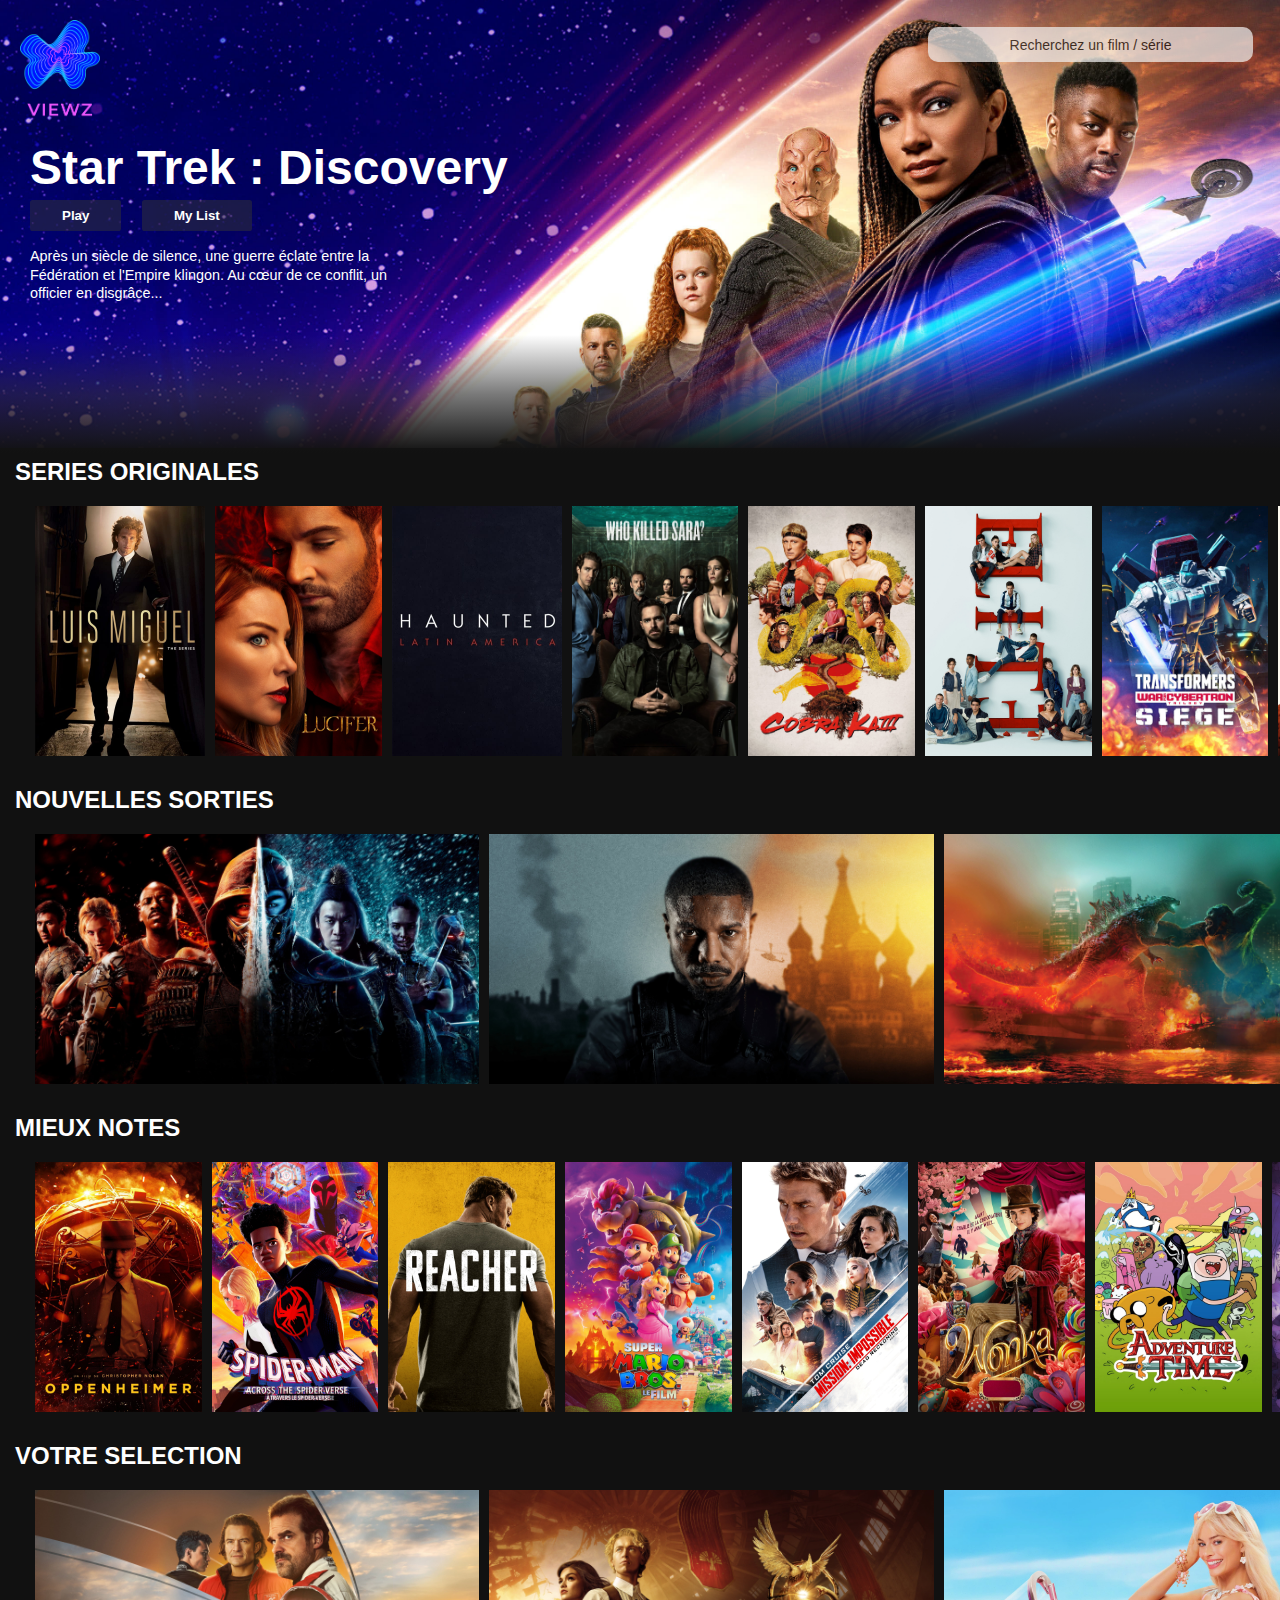
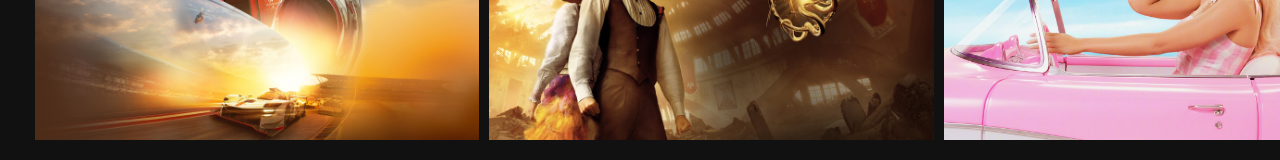
<file: accueil/SiteBDD/SiteBDD/index.html>
<!DOCTYPE html>
<html lang="fr">

<head>
    <meta charset="UTF-8">
    <meta name="viewport" content="width=device-width, initial-scale=1.0">
    <title>Viewz</title>
    <link rel="stylesheet" href="style.css">
    <link rel="icon" href="images/viewz-logo.png" type="image/x-icon">
    <link rel="shortcut icon" href="./images/netflux.png" type="image/x-icon">
</head>

<body>

    <div class="nav" id="nav">
        <img src="images/viewz-logo.png" alt="" class="nav_logo">
        <div class="search">
            <button id="redirectButton"> Recherchez un film / série</button>
        </div>
    </div>

    <!-- HEADER -->
    <div class="banner">
        <div class="banner_contents">
            <h1 class="banner_title">Star Trek : Discovery</h1>
            <div class="banner_buttons">
                <button class="banner_button">Play</button>
                <button class="banner_button">My List</button>
            </div>
            <div class="banner_description">
                Après un siècle de silence, une guerre éclate entre la Fédération et l'Empire klingon. Au cœur de ce
                conflit, un officier en disgrâce...
            </div>
        </div>
        <div class="banner_fadeBottom"></div>
    </div>
    <!-- SERIES ORIGINALES -->
    <div class="row">
        <h2>SERIES ORIGINALES</h2>
        <div class="row_posters">
            <img src="images/large-movie1.jpg" alt="" class="row_poster row_posterLarge" />
            <img src="images/large-movie2.jpg" alt="" class="row_poster row_posterLarge" />
            <img src="images/large-movie3.jpg" alt="" class="row_poster row_posterLarge" />
            <img src="images/large-movie4.jpg" alt="" class="row_poster row_posterLarge" />
            <img src="images/large-movie5.jpg" alt="" class="row_poster row_posterLarge" />
            <img src="images/large-movie6.jpg" alt="" class="row_poster row_posterLarge" />
            <img src="images/large-movie7.jpg" alt="" class="row_poster row_posterLarge" />
            <img src="images/large-movie8.jpg" alt="" class="row_poster row_posterLarge" />
            <img src="images/large-movie9.jpg" alt="" class="row_poster row_posterLarge" />
            <img src="images/large-movie10.jpg" alt="" class="row_poster row_posterLarge" />
        </div>
    </div>
    <!-- NOUVELLES SORTIES -->
    <div class="row">
        <h2>NOUVELLES SORTIES</h2>
        <div class="row_posters">
            <img src="images/small-movie1.jpg" alt="" class="row_poster row_posterSmall" />
            <img src="images/small-movie2.jpg" alt="" class="row_poster row_posterSmall" />
            <img src="images/small-movie3.jpg" alt="" class="row_poster row_posterSmall" />
            <img src="images/small-movie4.jpg" alt="" class="row_poster row_posterSmall" />
            <img src="images/small-movie5.jpg" alt="" class="row_poster row_posterSmall" />
            <img src="images/small-movie6.jpg" alt="" class="row_poster row_posterSmall" />
            <img src="images/small-movie7.jpg" alt="" class="row_poster row_posterSmall" />
            <img src="images/small-movie8.jpg" alt="" class="row_poster row_posterSmall" />
        </div>
    </div>
    <!-- MIEUX NOTES -->
    <div class="row">
        <h2>MIEUX NOTES</h2>
        <div class="row_posters">
            <img src="images/large-movie11.jpg" alt="" class="row_poster row_posterLarge" />
            <img src="images/large-movie12.jpg" alt="" class="row_poster row_posterLarge" />
            <img src="images/large-movie13.jpg" alt="" class="row_poster row_posterLarge" />
            <img src="images/large-movie14.jpg" alt="" class="row_poster row_posterLarge" />
            <img src="images/large-movie15.jpg" alt="" class="row_poster row_posterLarge" />
            <img src="images/large-movie16.jpg" alt="" class="row_poster row_posterLarge" />
            <img src="images/large-movie17.jpg" alt="" class="row_poster row_posterLarge" />
            <img src="images/large-movie18.jpg" alt="" class="row_poster row_posterLarge" />
            <img src="images/large-movie19.jpg" alt="" class="row_poster row_posterLarge" />
            <img src="images/large-movie20.jpg" alt="" class="row_poster row_posterLarge" />
        </div>
    </div>

    <!-- VOTRE SELECTION -->
    <div class="row">
        <h2>VOTRE SELECTION</h2>
        <div class="row_posters">
            <img src="images/small-movie9.jpg" alt="" class="row_poster row_posterSmall" />
            <img src="images/small-movie10.jpg" alt="" class="row_poster row_posterSmall" />
            <img src="images/small-movie11.jpg" alt="" class="row_poster row_posterSmall" />
            <img src="images/small-movie12.jpg" alt="" class="row_poster row_posterSmall" />
            <img src="images/small-movie13.jpg" alt="" class="row_poster row_posterSmall" />
            <img src="images/small-movie14.jpg" alt="" class="row_poster row_posterSmall" />
            <img src="images/small-movie15.jpg" alt="" class="row_poster row_posterSmall" />
            <img src="images/small-movie16.jpg" alt="" class="row_poster row_posterSmall" />
        </div>
    </div>

    <script src="script.js"></script>
</body>

</html>
</file>
<file: accueil/SiteBDD/SiteBDD/style.css>
* {
    margin: 0;
    box-sizing: border-box;
}

body {
    font-family: Arial, Helvetica, sans-serif;
    background-color: #111;
}

.row_poster {
    width: 100%;
    object-fit: contain;
    max-height: 100px;
    margin-right: 10px;
    transition: transform 450ms;
}

.row_posters {
    display: flex;
    overflow-y: hidden;
    overflow-x: scroll;
    padding: 20px;
}

.row_poster:hover {
    transform: scale(1.08);
}

.row_posters::-webkit-scrollbar {
    display: none;
}

.row_posterLarge {
    max-height: 250px;
    max-width: 400px;
    cursor: pointer;
}

.row_posterLarge:hover {
    transform: scale(1.09);
}

.row_posterSmall {
    max-height: 250px;
    cursor: pointer;
}

.row_posterSmall:hover {
    transform: scale(1.09);
    color: rgba(51, 51, 51, 0.5);
}

.row {
    color: white;
    margin-top: 10px;
    margin-left: 15px;
}

.banner {
    background-image: url(images/banner.jpg);
    background-size: cover;
    background-position: center 10%;
    color: white;
    object-fit: contain;
    height: 448px;
}

.banner_contents {
    margin-left: 30px;
    padding-top: 140px;
    height: 190px;
}

.banner_title {
    font-size: 3rem;
    font-weight: 800;
    padding-bottom: 0.3rem;
}

.banner_description {
    width: 45rem;
    line-height: 1.3;
    padding-top: 1rem;
    font-size: 0.9rem;
    max-width: 360px;
    height: 180px;
}

.banner_button {
    cursor: pointer;
    color: #fff;
    outline: none;
    border: none;
    font-weight: 700;
    border-radius: 0.2vw;
    padding-left: 2rem;
    padding-right: 2rem;
    margin-right: 1rem;
    padding-top: 0.5rem;
    padding-bottom: 0.5rem;
    background-color: rgba(51, 51, 51, 0.5);
}

.banner_button:hover {
    color: #000;
    background-color: #e6e6e6;
    transition: all 0.2s;
}

.banner_fadeBottom {
    margin-top: 145px;
    height: 7.4rem;
    background-image: linear-gradient(180deg, transparent, rgba(37, 37, 37, 0.61), #111);
}

.nav_logo {
    width: 80px;
    object-fit: contain;
}

.nav_logo:hover {
    transform: scale(1.05);
    cursor: pointer;
}

.nav {
    position: fixed;
    top: 0;
    width: 100%;
    display: flex;
    justify-content: space-between;
    padding: 20px;
    z-index: 1;
    transition-timing-function: ease-in;
    transition: all 0.5s;
}

.nav_black {
    background-color: rgba(6.67, 6.67, 6.67, 0.8);
}

.search {
    float: right;
    margin: 7px;
}

.search button {
    background-color: #f2f2f2;
    opacity: 0.7;
    color: #111;
    float: right;
    padding: 5px 10px;
    height: 35px;
    width: 325px;
    font-size: 14px;
    border: none;
    cursor: pointer;
    border-radius: 10px;
    text-shadow: #111;
}

.search button:hover {
    color: #111;
    background-color: #d6d6d6;
    transition: all 0.2s;
}
</file>
